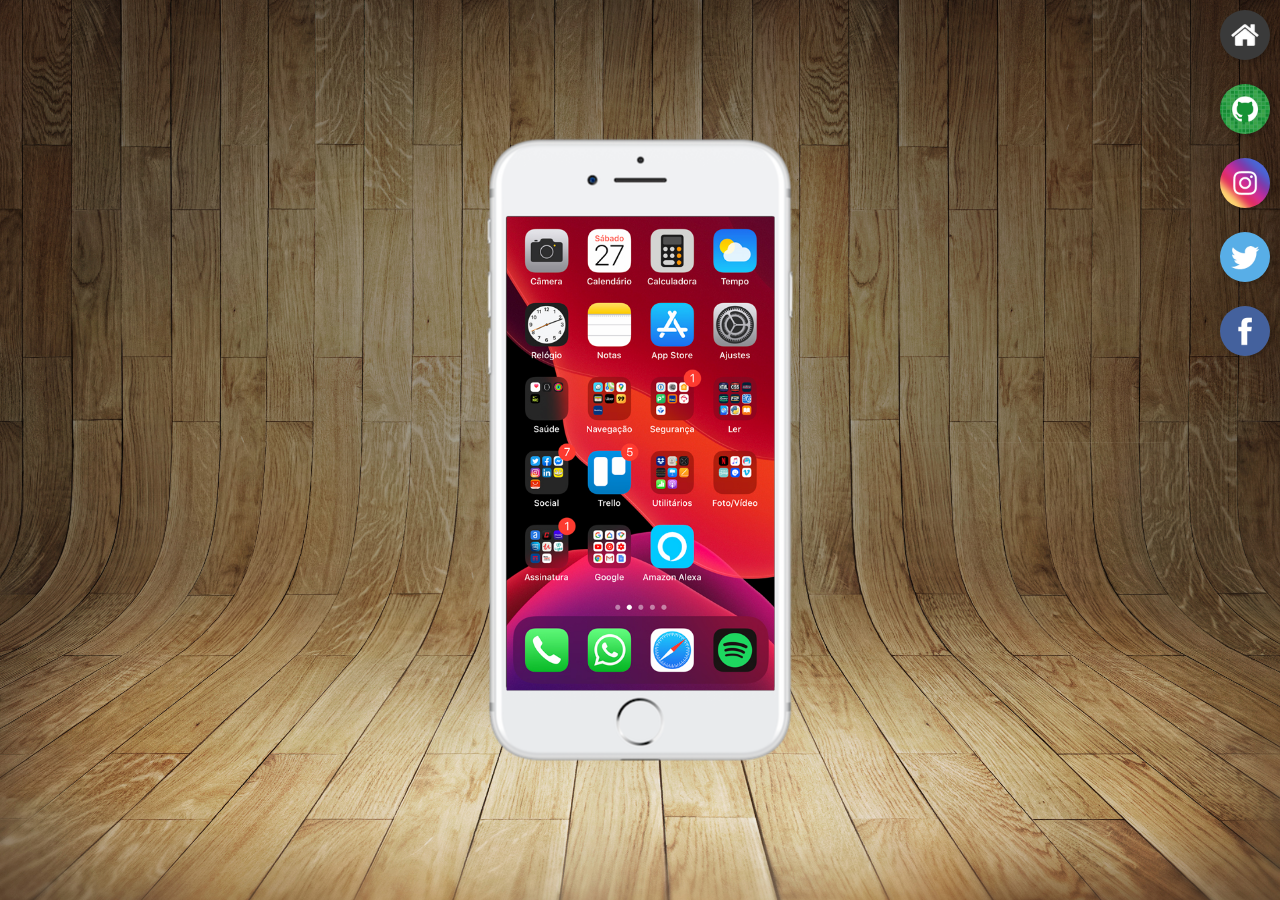
<file: index.html>
<!DOCTYPE html>
<html lang="pt-br">
<head>
    <meta charset="UTF-8">
    <meta http-equiv="X-UA-Compatible" content="IE=edge">
    <meta name="viewport" content="width=device-width, initial-scale=1.0">
    <link rel="shortcut icon" href="favicon.ico" type="image/x-icon">
    <link rel="stylesheet" href="estilos/style.css">
    <title>Projeto Redes Sociais</title>
</head>

<body>
    
    <main>
       
        <section id="telefone">
            <iframe src="tela-do-telefone.html" name="tela" id="tela" frameborder="0">
                Seu navegador não é compatível com isso, caso queira baixar o <a href="https://support.google.com/chrome/answer/95346?hl=pt-BR&co=GENIE.Platform%3DDesktop">Google Bhorme</a>
            </iframe>
        </section>

        <section id="redes-sociais">
          <a href="tela-do-telefone.html" target="tela"> <img src="imagens/logo-home.jpg" alt="Home"></a><br/>
          <a href="github.html" target="tela"><img src="imagens/logo-github.jpg" alt="GitHub"></a><br/>
          <a href="instagram.html" target="tela"><img src="imagens/logo-instagram.jpg" alt="Instagram"></a><br/>
          <a href="twitter.html" target="tela"><img src="imagens/logo-twitter.jpg" alt="Twitter"></a><br/>
          <a href="facebook.html" target="tela"><img src="imagens/logo-facebook.jpg" alt="Facebook"></a>
        </section>
   
    </main>
</body>
</html>
</file>
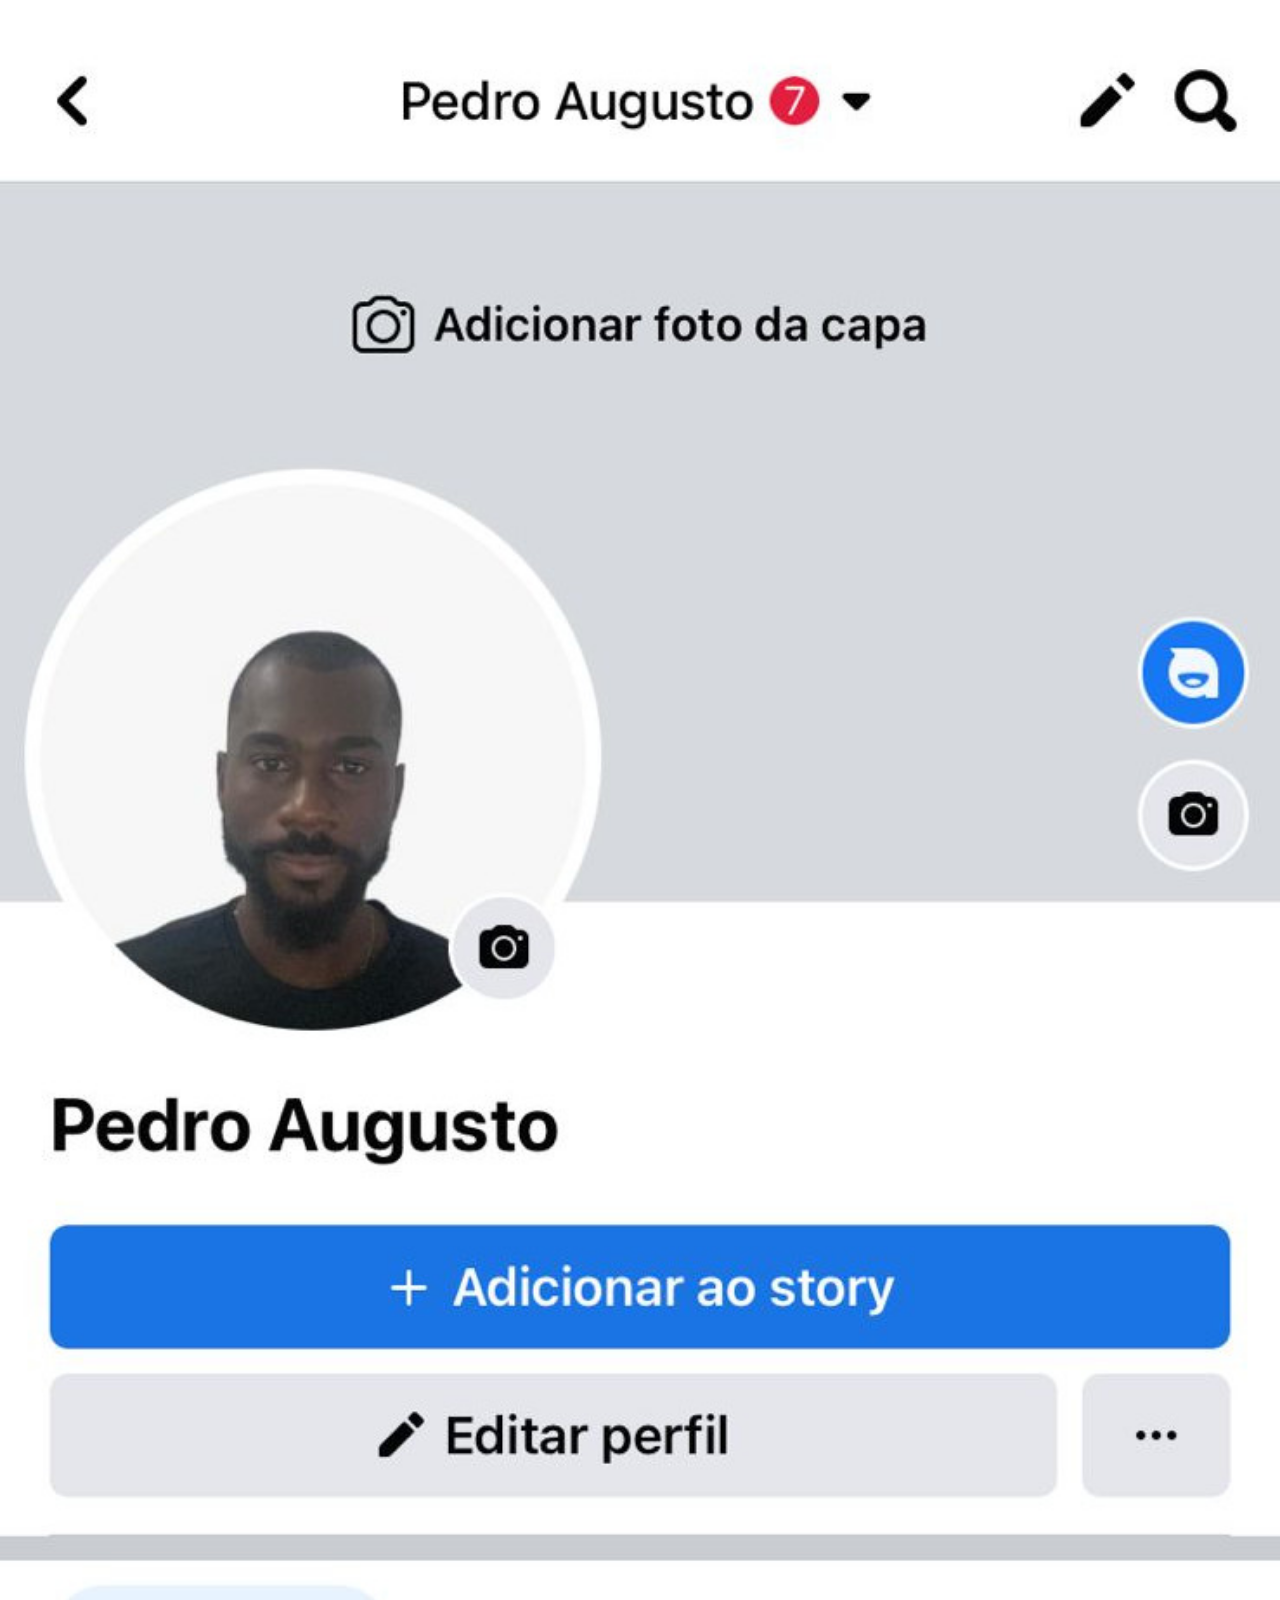
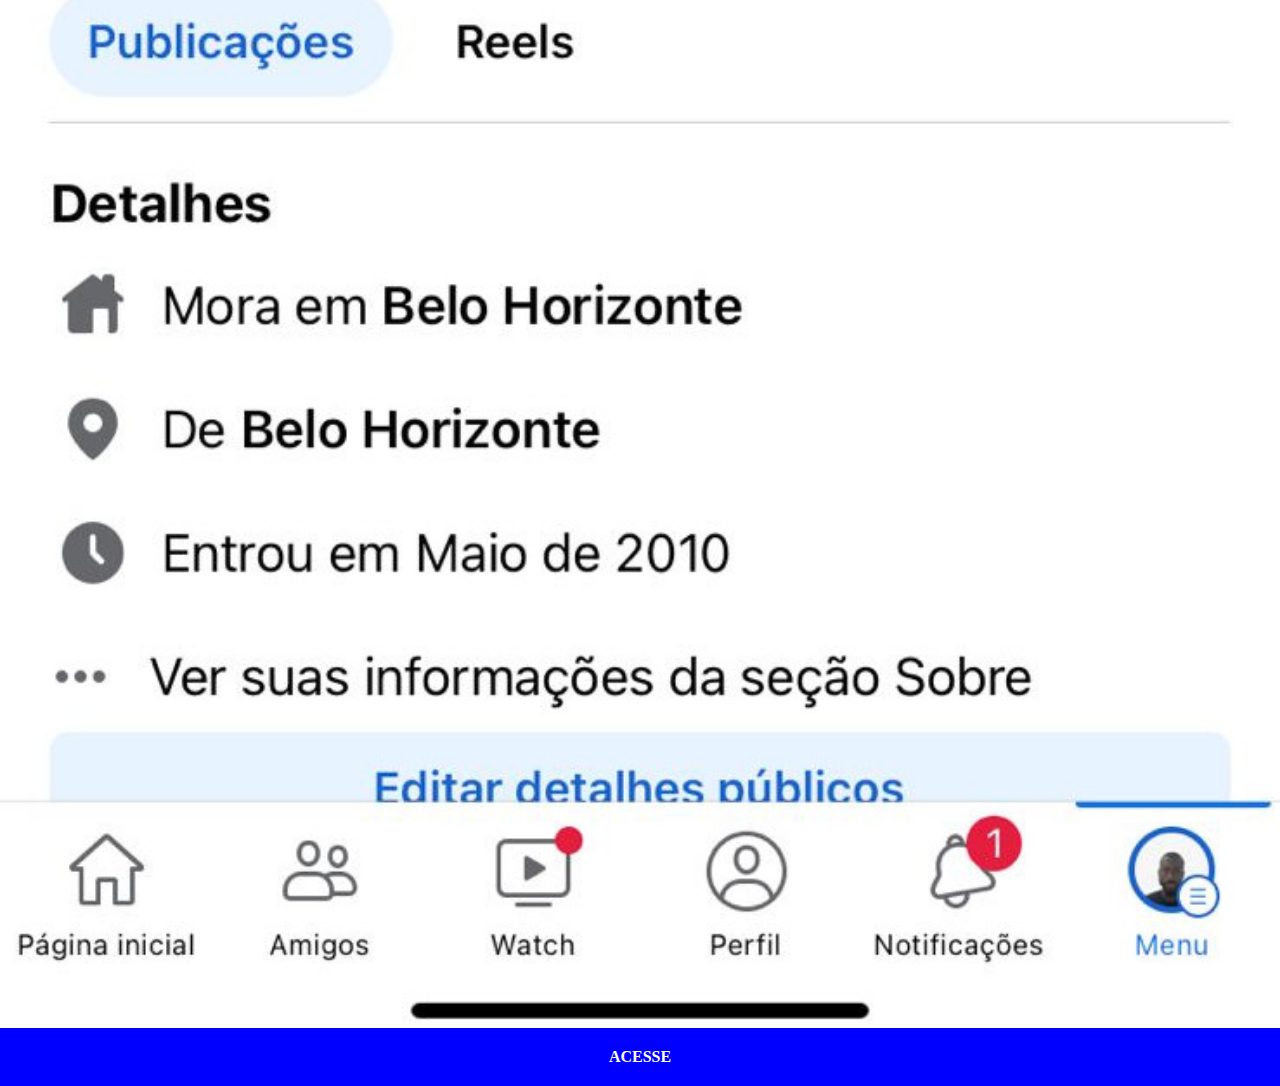
<file: facebook.html>
<!DOCTYPE html>
<html lang="pt-br">
<head>
    <meta charset="UTF-8">
    <meta http-equiv="X-UA-Compatible" content="IE=edge">
    <meta name="viewport" content="width=device-width, initial-scale=1.0">
    <title>Facebook</title>
    <link rel="stylesheet" href="estilos/social.css">
</head>
<body>
    <img src="imagens/facebook2.jpg" alt="Facebook">
    <a href="https://www.facebook.com/pedro.augusto.984349" target="_blank">ACESSE</a>
</body>
</html>
</file>
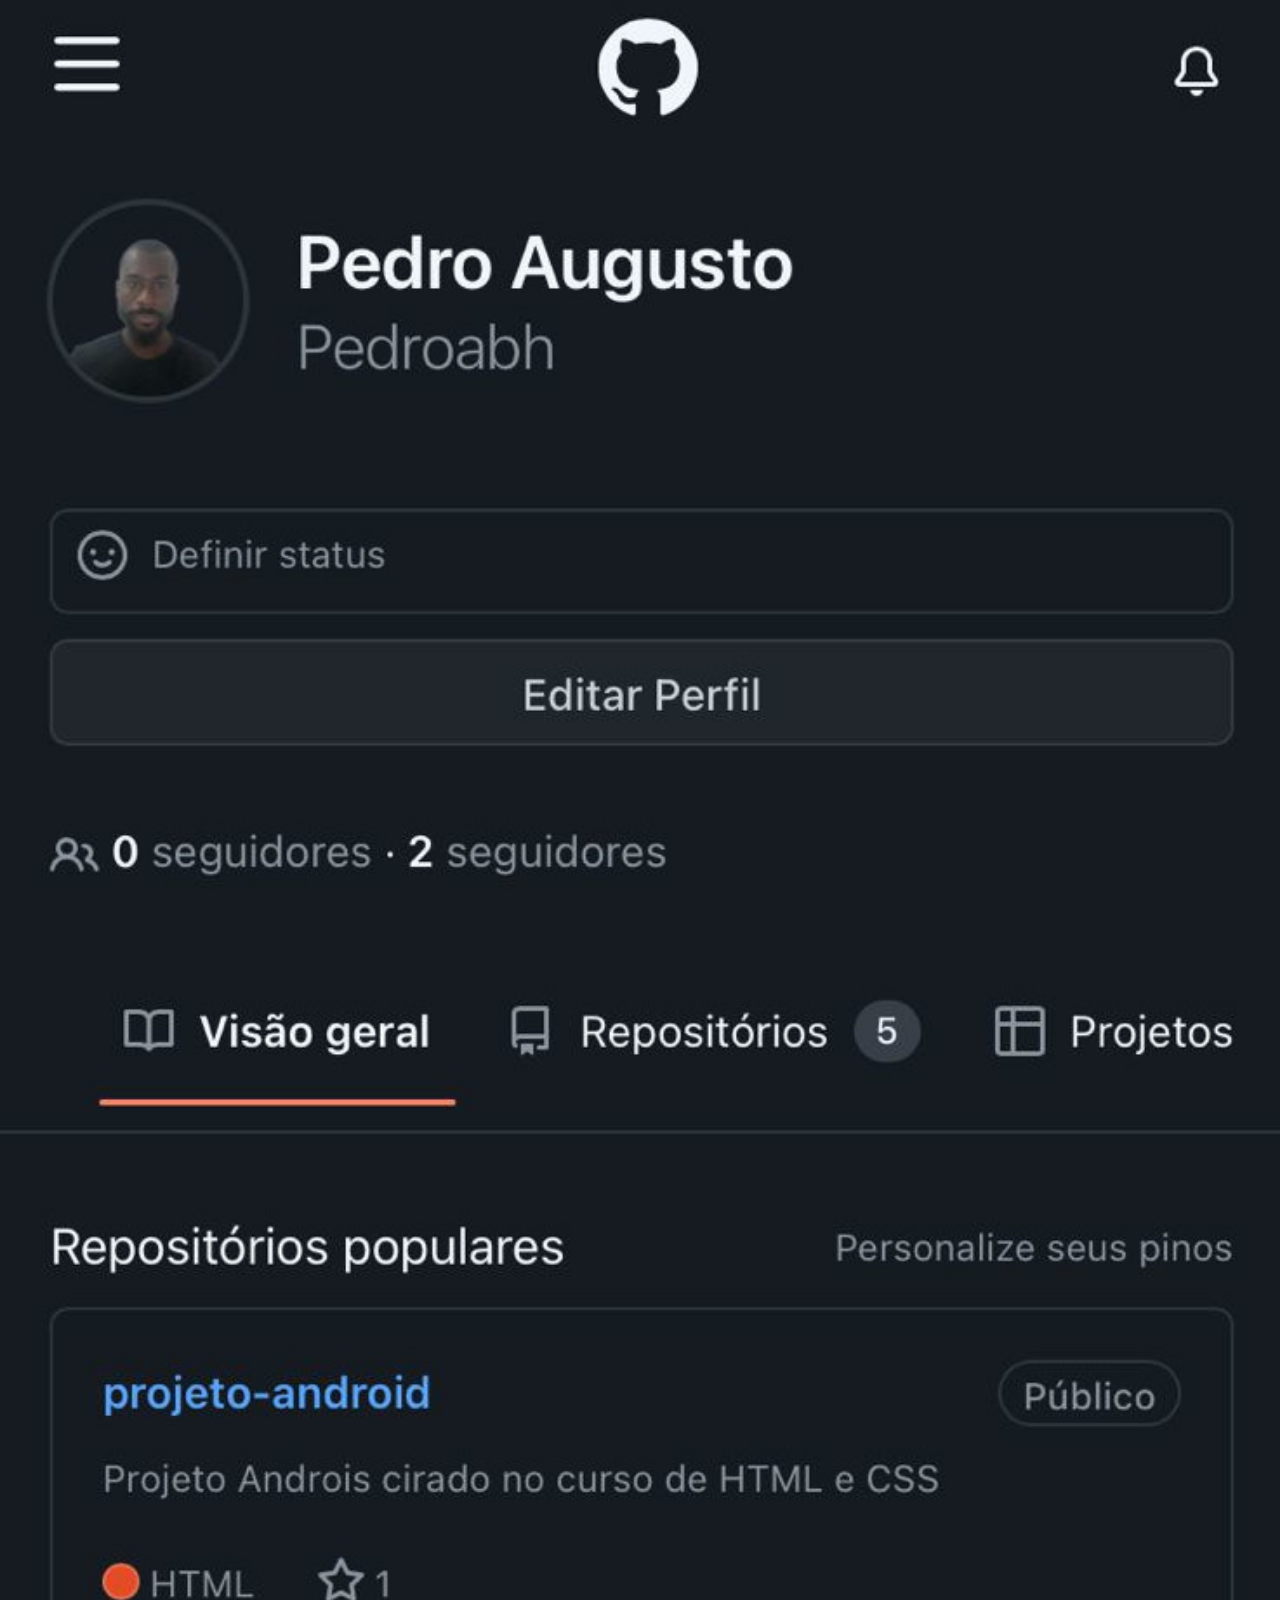
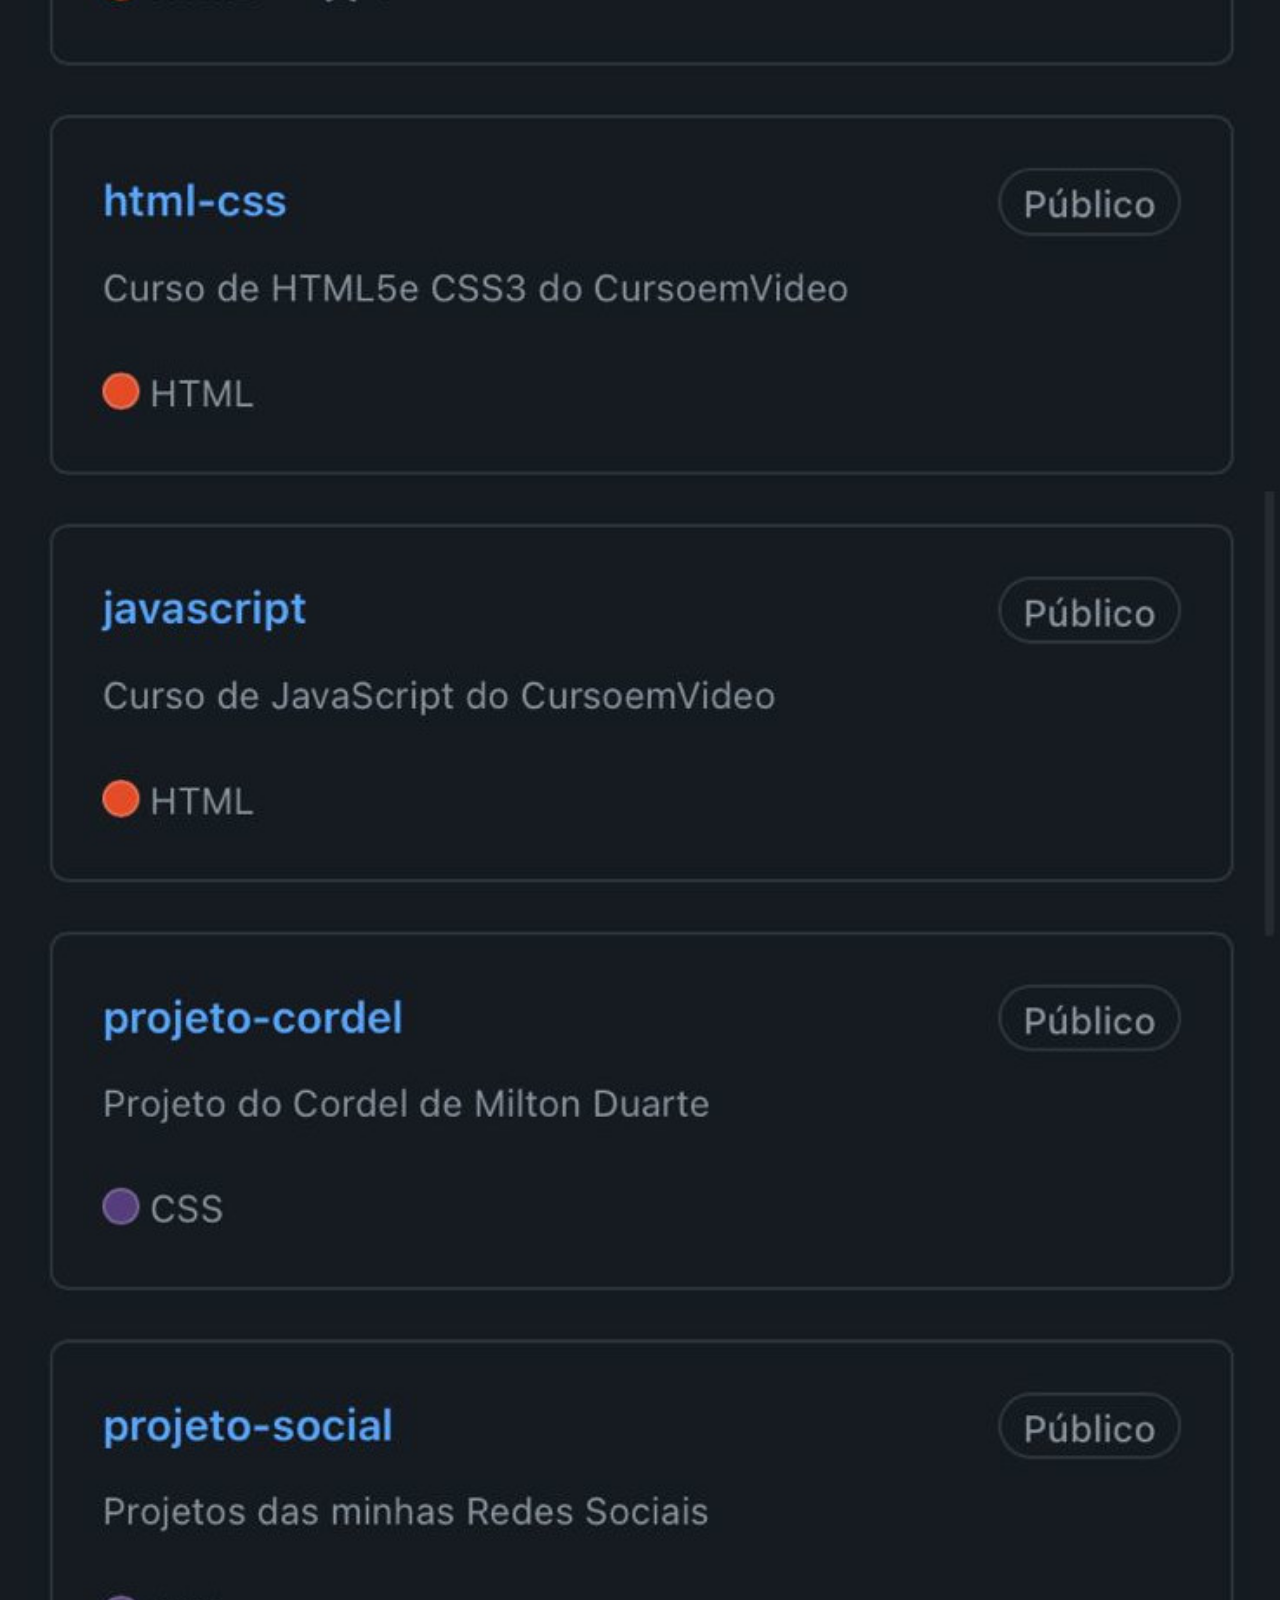
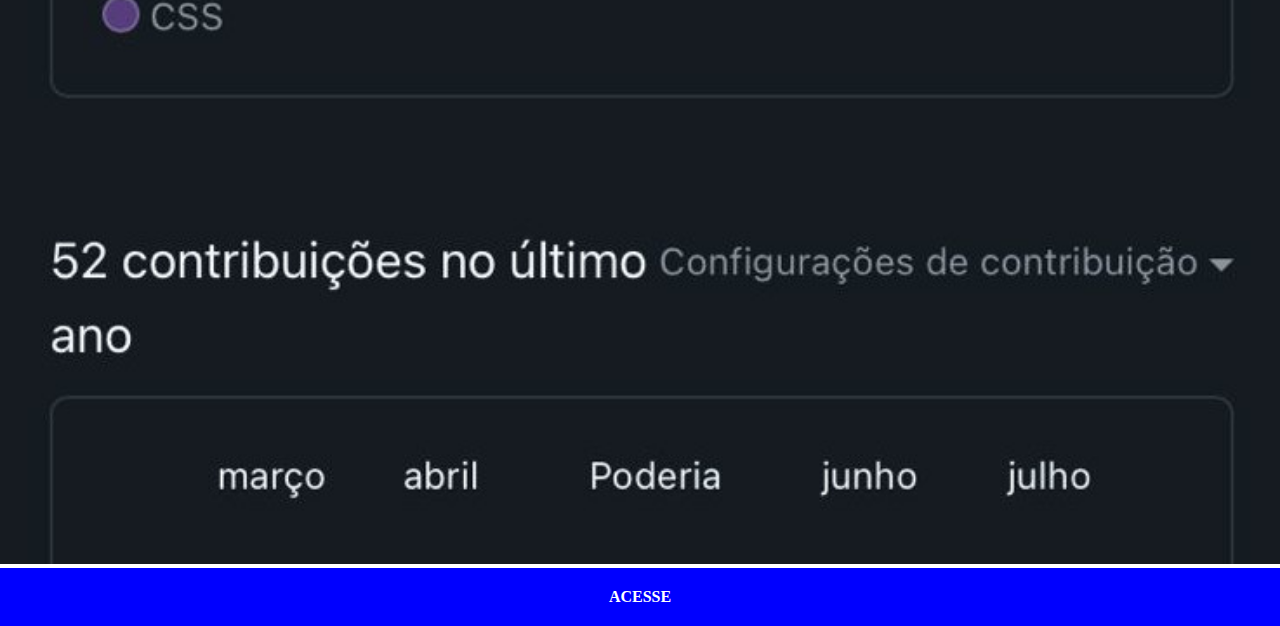
<file: github.html>
<!DOCTYPE html>
<html lang="pt-br">
<head>
    <meta charset="UTF-8">
    <meta http-equiv="X-UA-Compatible" content="IE=edge">
    <meta name="viewport" content="width=device-width, initial-scale=1.0">
    <title>GitHub</title>
    <link rel="stylesheet" href="estilos/social.css">
</head>
<body>
    <img src="imagens/github .jpeg" alt="GitHub">
    <a href="https://github.com/Pedroabh?tab=repositories" target="_blank">ACESSE</a>
</body>
</html>
</file>
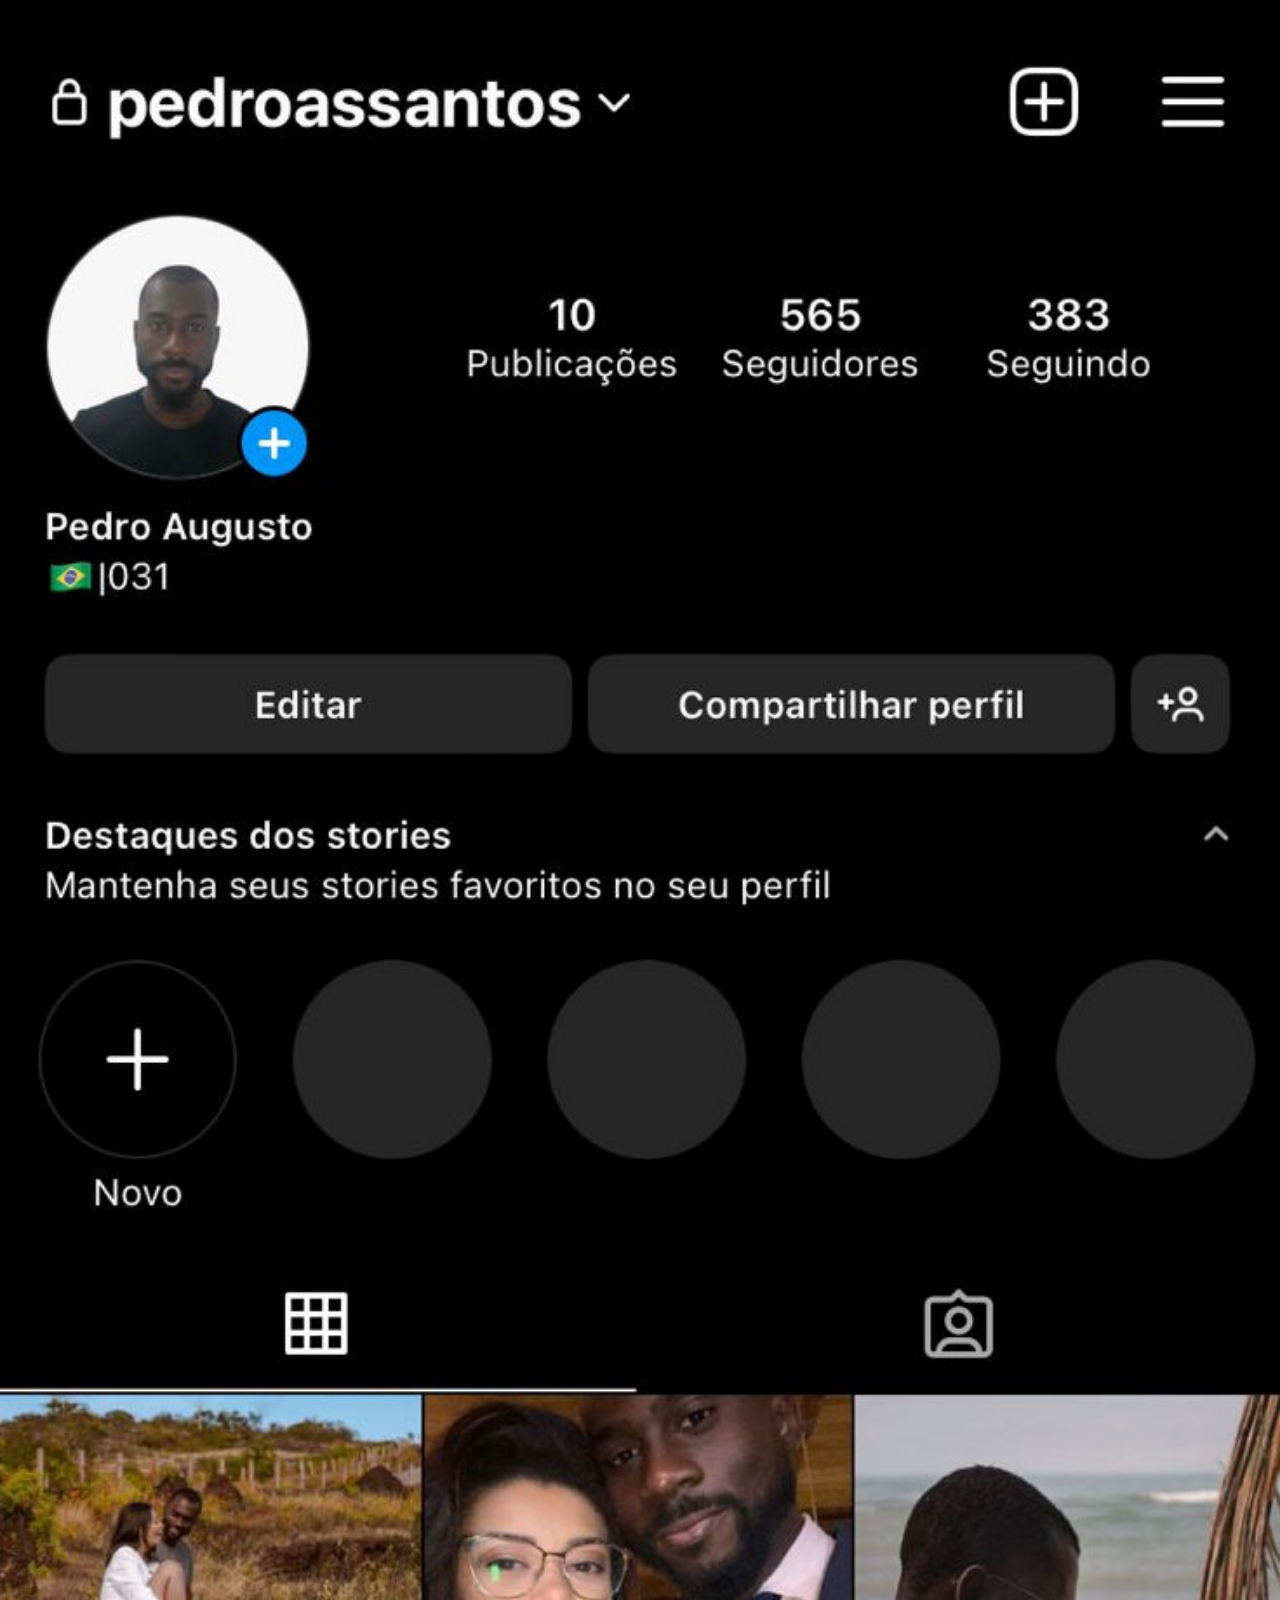
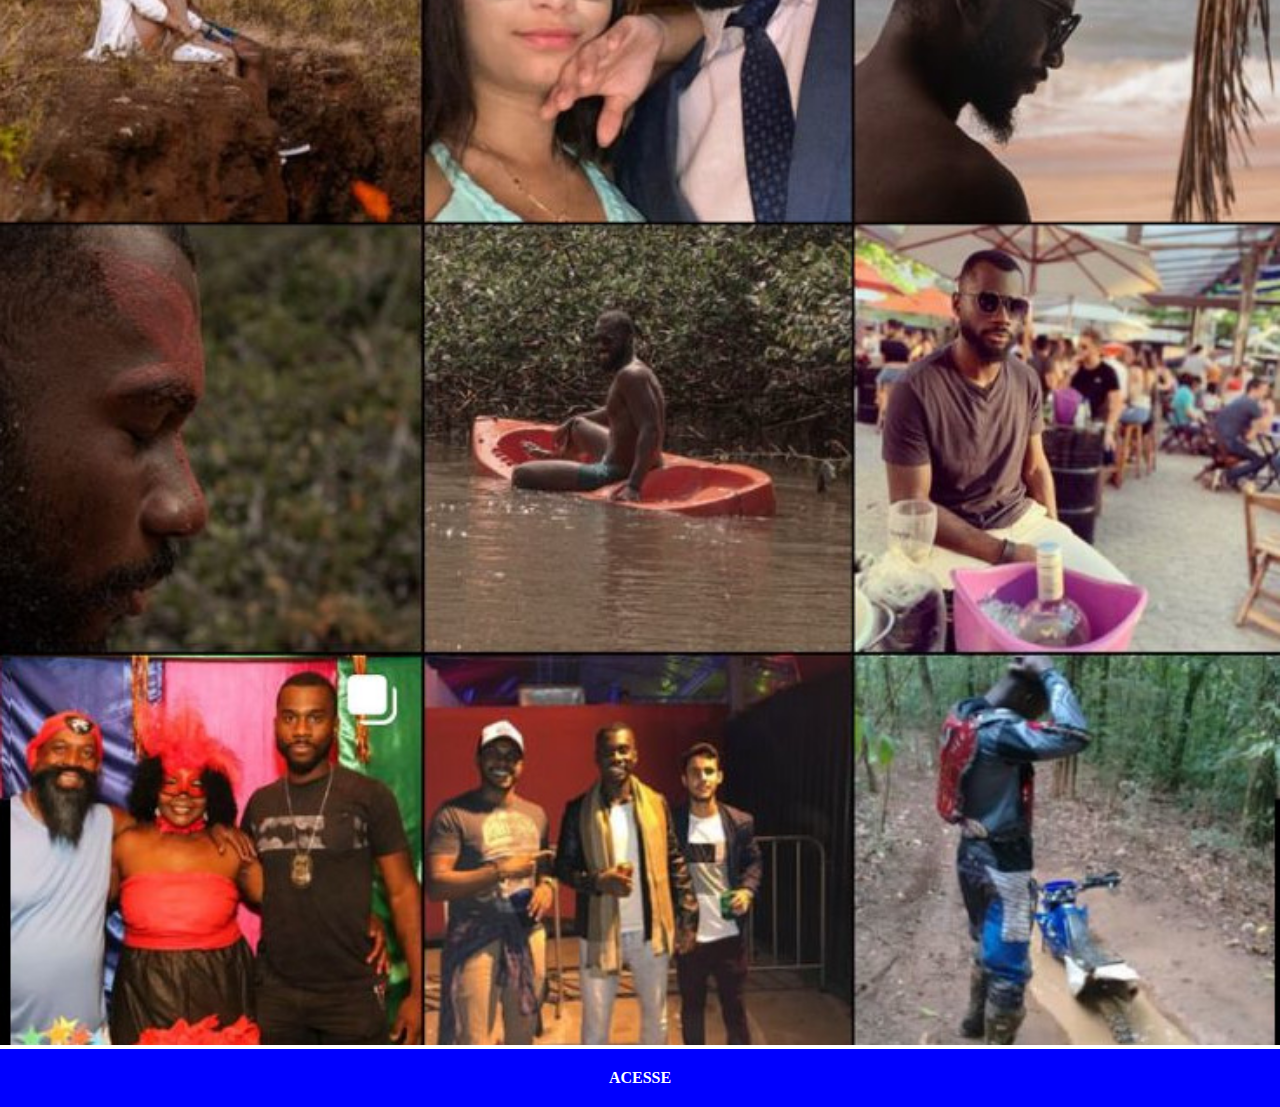
<file: instagram.html>
<!DOCTYPE html>
<html lang="pt-br">
<head>
    <meta charset="UTF-8">
    <meta http-equiv="X-UA-Compatible" content="IE=edge">
    <meta name="viewport" content="width=device-width, initial-scale=1.0">
    <title>Instagram</title>
    <link rel="stylesheet" href="estilos/social.css">
</head>
<body>
    <img src="imagens/insta.jpeg" alt="Instagram">
    <a href="https://www.instagram.com/pedroassantos/" target="_blank">ACESSE</a>
</body>
</html>
</file>
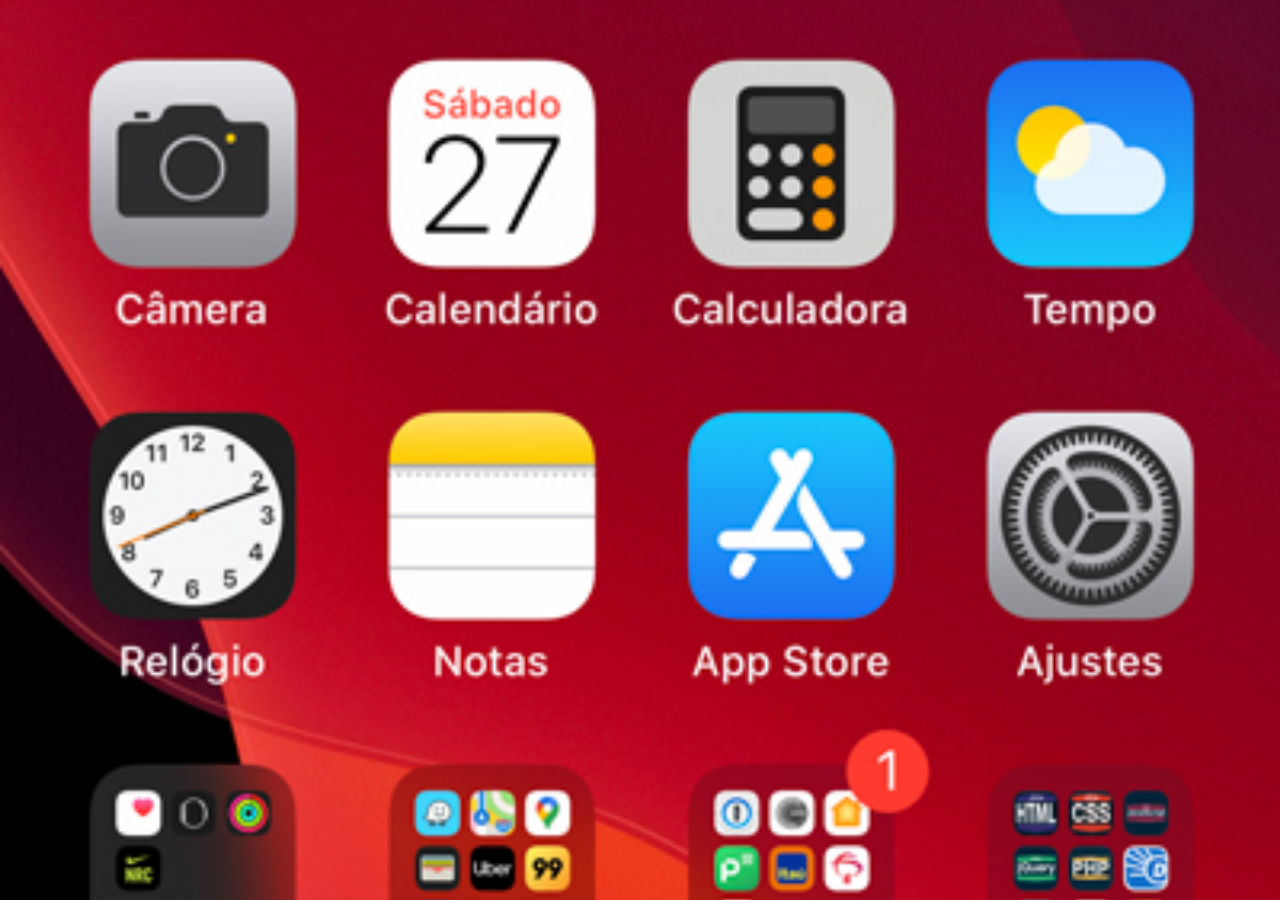
<file: tela-do-telefone.html>
<!DOCTYPE html>
<html lang="en">
<head>
    <meta charset="UTF-8">
    <meta http-equiv="X-UA-Compatible" content="IE=edge">
    <meta name="viewport" content="width=device-width, initial-scale=1.0">
    <title>Tela</title>
</head>
<style>
    * {
        margin: 0px;
        padding: 0px;
    }

    body {
        height: 100vh;
        width: 100vw;
        background: black url('imagens/tela-home.jpg') no-repeat top center;
        background-size: cover;
    }
</style>
<body>
    
</body>
</html>
</file>
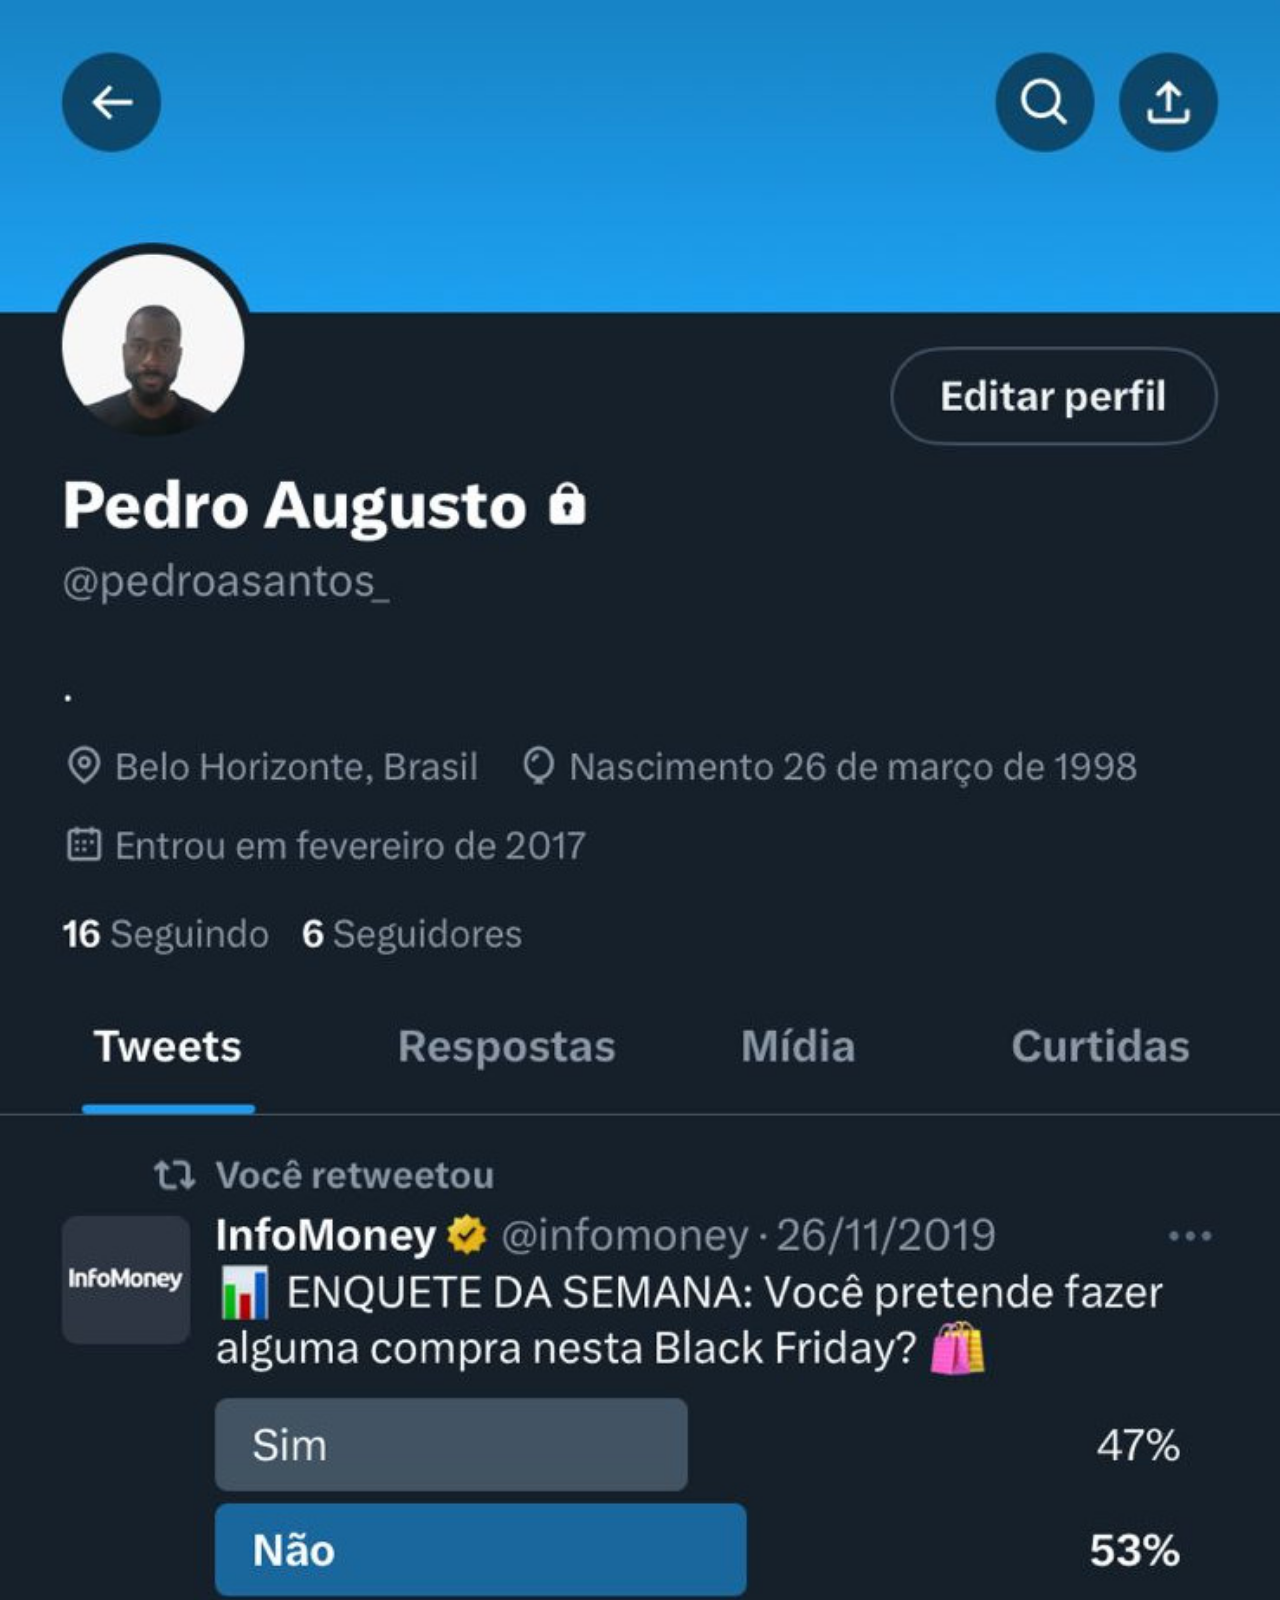
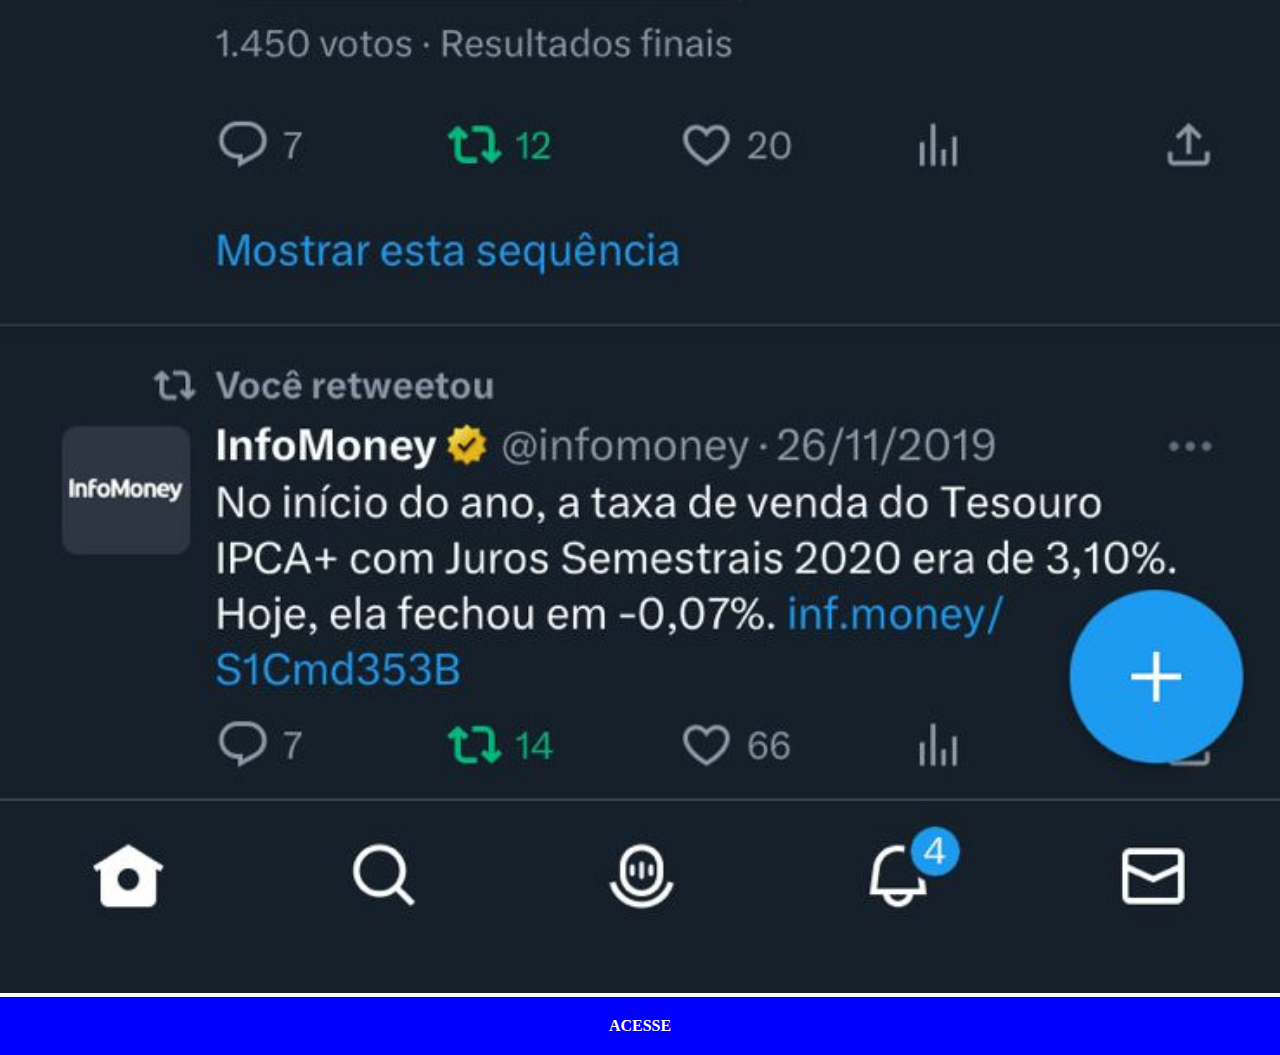
<file: twitter.html>
<!DOCTYPE html>
<html lang="pt-br">
<head>
    <meta charset="UTF-8">
    <meta http-equiv="X-UA-Compatible" content="IE=edge">
    <meta name="viewport" content="width=device-width, initial-scale=1.0">
    <title>Twitter</title>
    <link rel="stylesheet" href="estilos/social.css">
</head>
<body>
    <img src="imagens/twitter.jpeg" alt="Twitter">
    <a href="https://twitter.com/pedroasantos_" target="_blank">ACESSE</a>
</body>
</html>
</file>
<file: estilos/style.css>
@charset  'UTF-8';

* {
    margin: 0px;
    padding: 0px;
    font-family: Arial, Helvetica, sans-serif
}

html, body {
    height: 100vh;
    width: 100vw;
    background-color: black;
}

body {
    background: url(../imagens/fundo-madeira.jpg) no-repeat top center;
    background-size: cover;
    background-attachment: center;
}

main {
    height: 100vh;
    position: relative;
}

section#telefone { 
    height: 627px;
    width: 311px;
    background: url(../imagens/frame-iphone.png) no-repeat; 
    
    position: absolute;
    top: 50%;
    left: 50%;
    transform: translate(-50%, -50% );
}

iframe#tela {
    position: relative;
    top: 80px;
    left: 22px;
    width: 268px;
    height: 474px;
}

section#redes-sociais{
   text-align: right; 
}

section#redes-sociais > a > img {
   height: 50px;
   width: 50px;
   margin: 10px;
   border-radius: 50%;
   box-shadow: 2px 2px 5px rgba(0, 0, 0, 0.227);
   box-sizing: border-box;
}

section#redes-sociais > img:hover {
   border: 2 px solid rgba(255, 255, 255, 0.639); 
   transform: translate(-3px, -3px);
   box-shadow: 5px 5px 10 px rgba(0, 0, 0, 0.632);
   transition: transform .3s, border 1s;
   
}
</file>
<file: estilos/social.css>
@charset  'UTF-8';

* {
    margin: 0px;
    padding: 0px;
}

::-webkit-scrollbar{
    width: 0px;
    height: 0px;
}

img {
    width: 100vw;
}

a {
   display: block; /*para mostrar o acesse na parte de baixo telefone*/
   background-color: rgb(0, 0, 255);  
   padding: 20px;
   text-align: center;
   font-weight: bolder;
   text-decoration: none;
   color: white;

}

a:hover {
    background-color: black;
}
</file>
